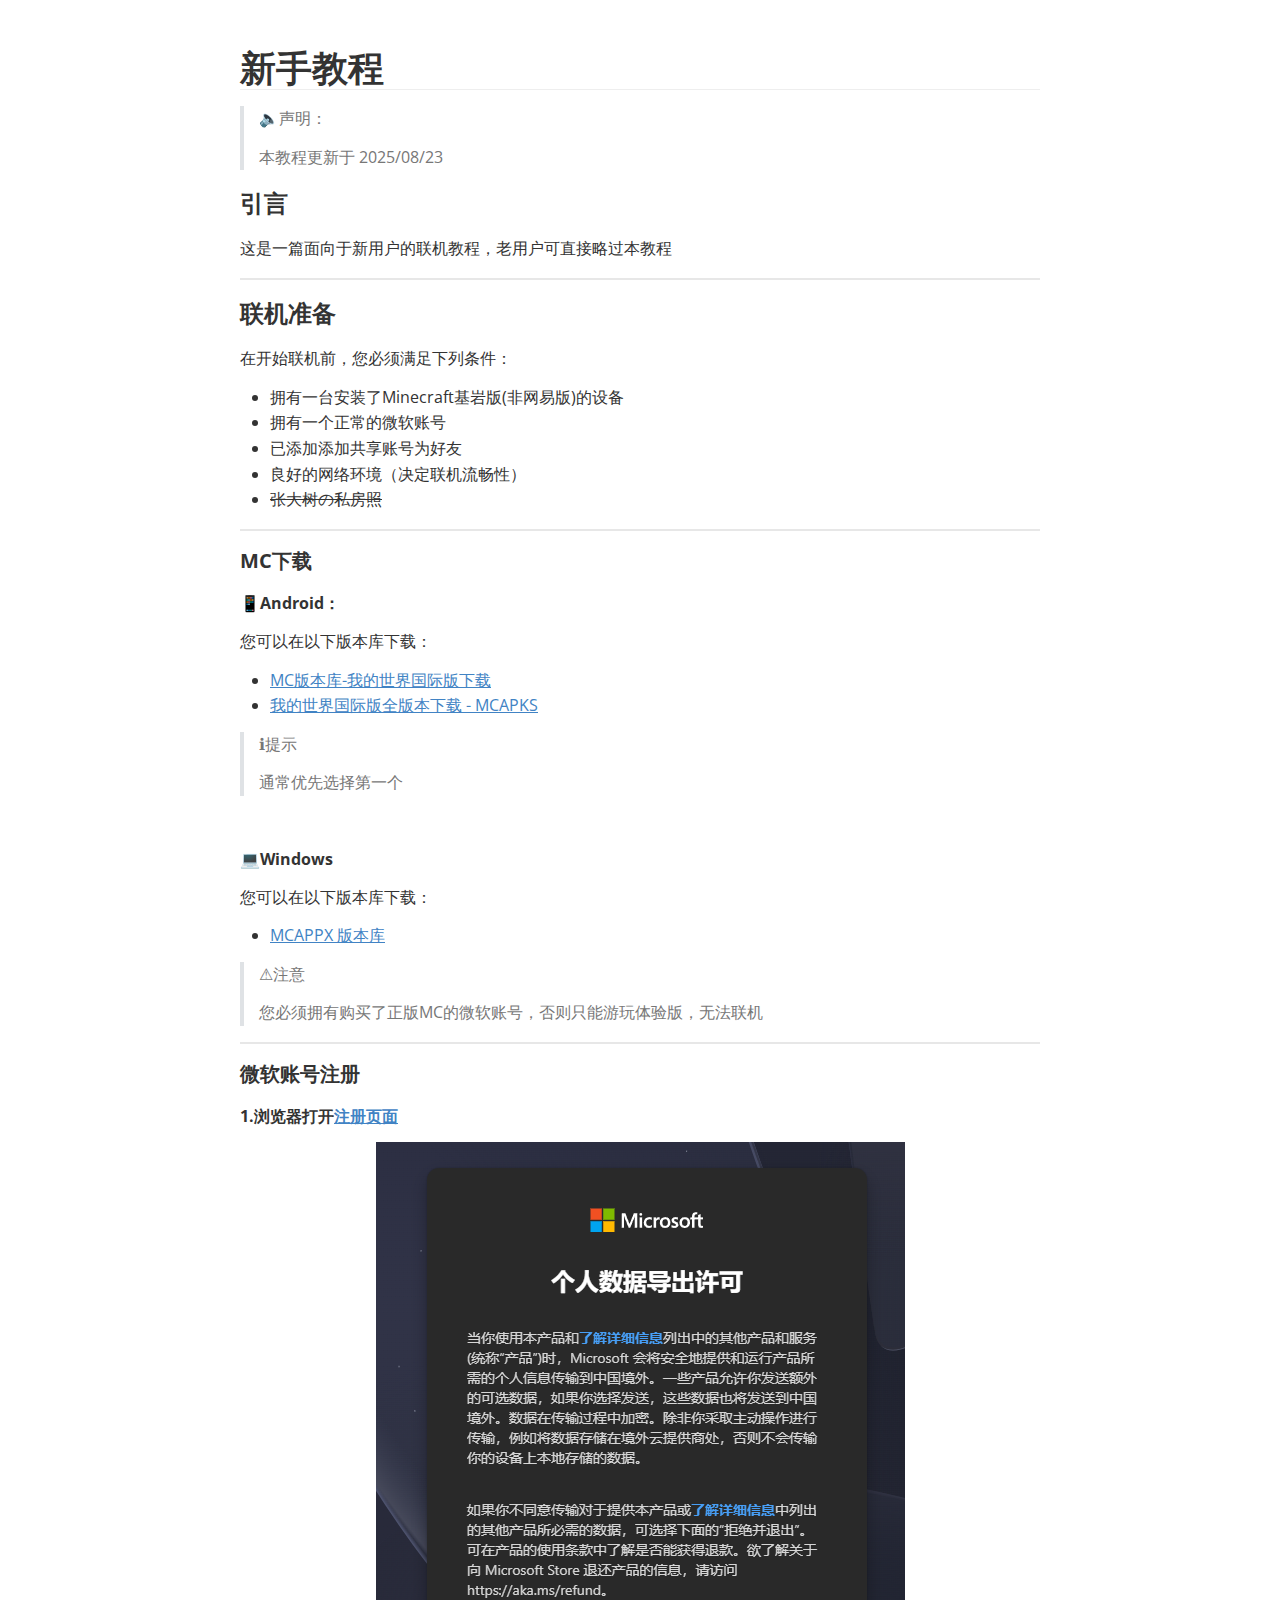
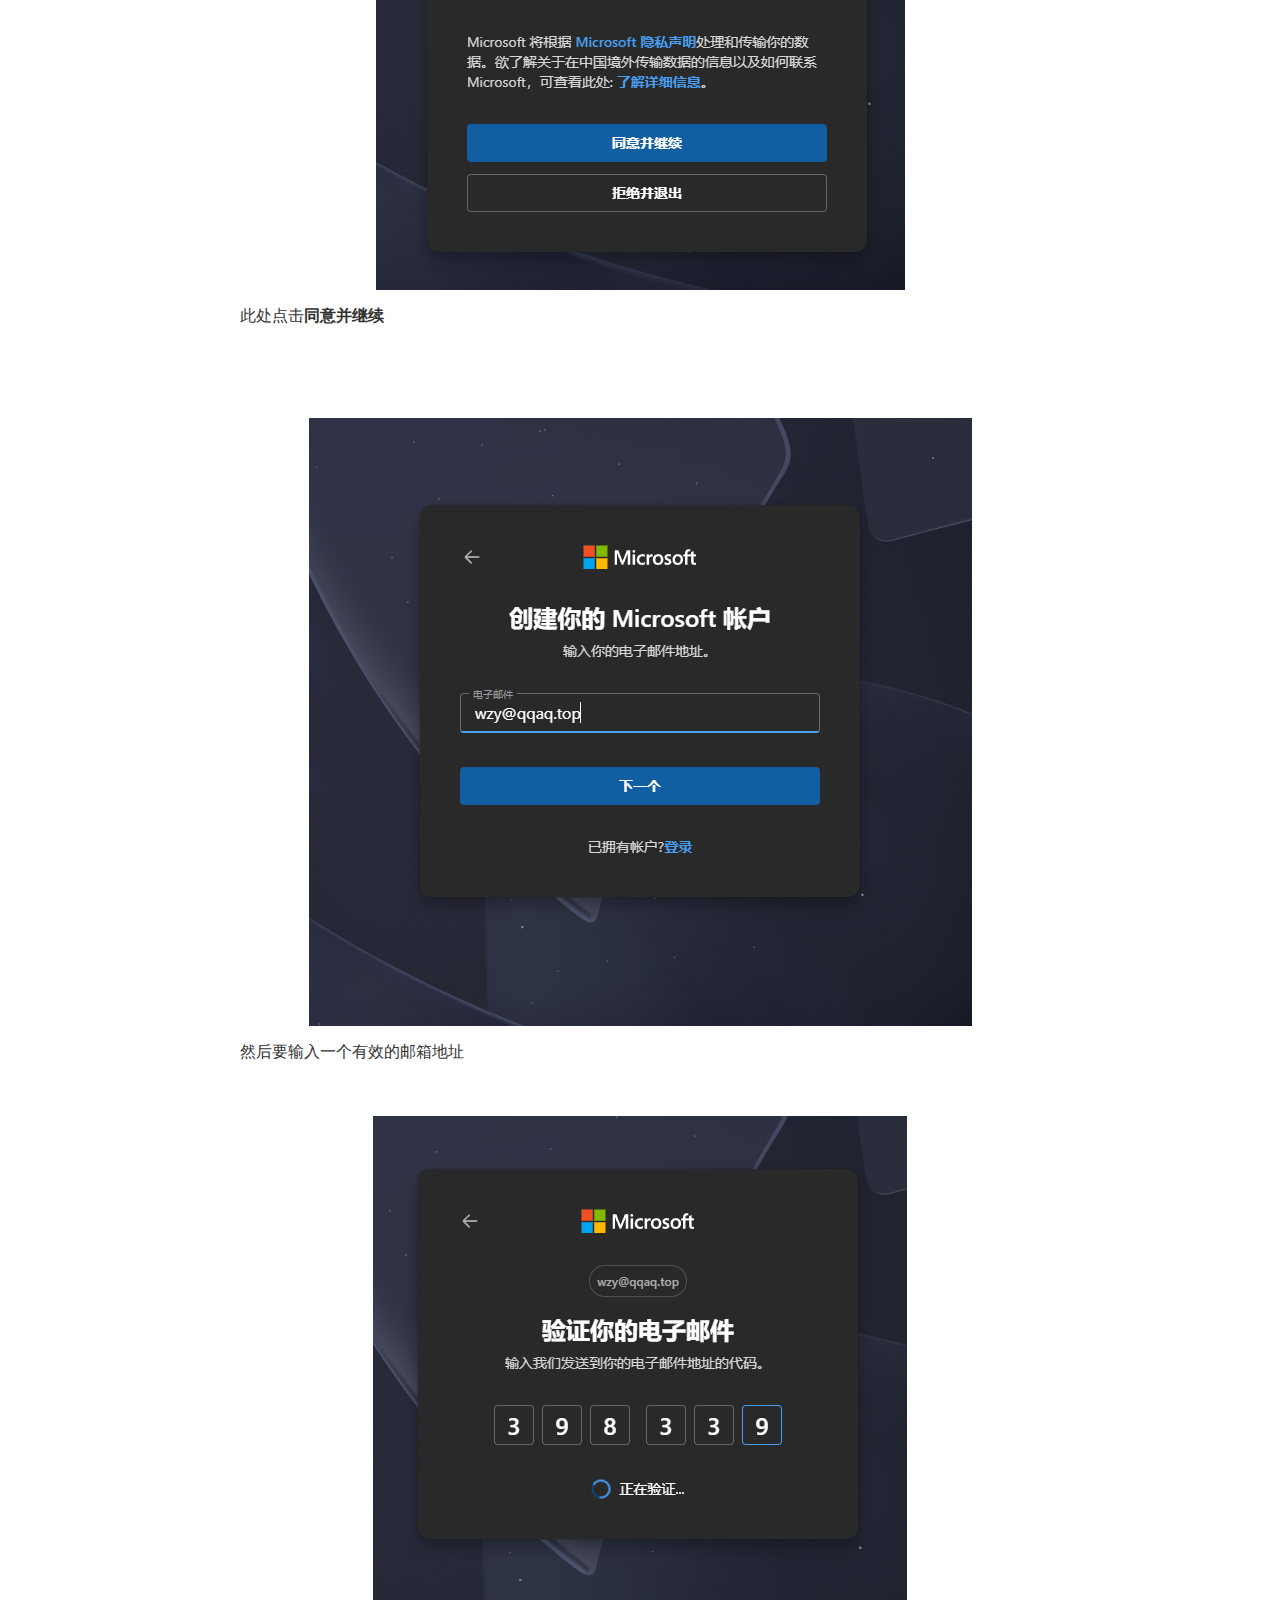
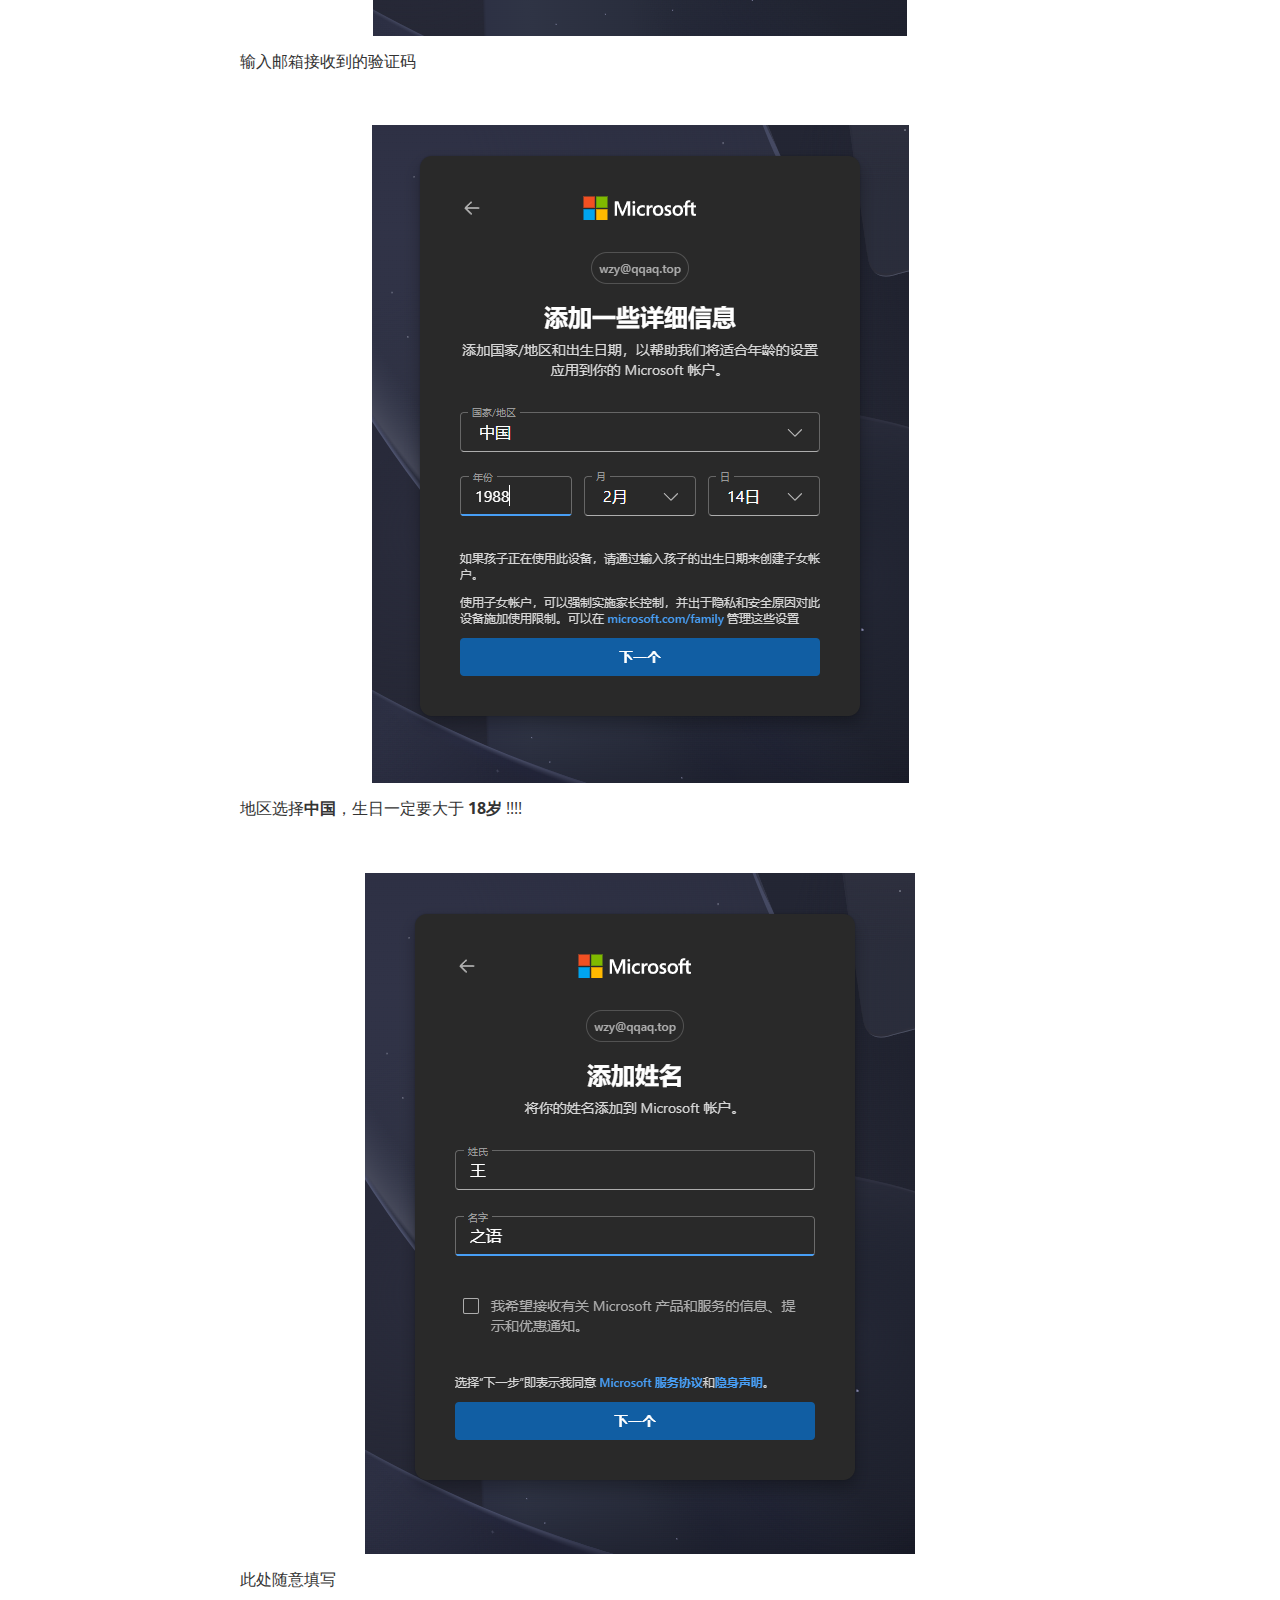
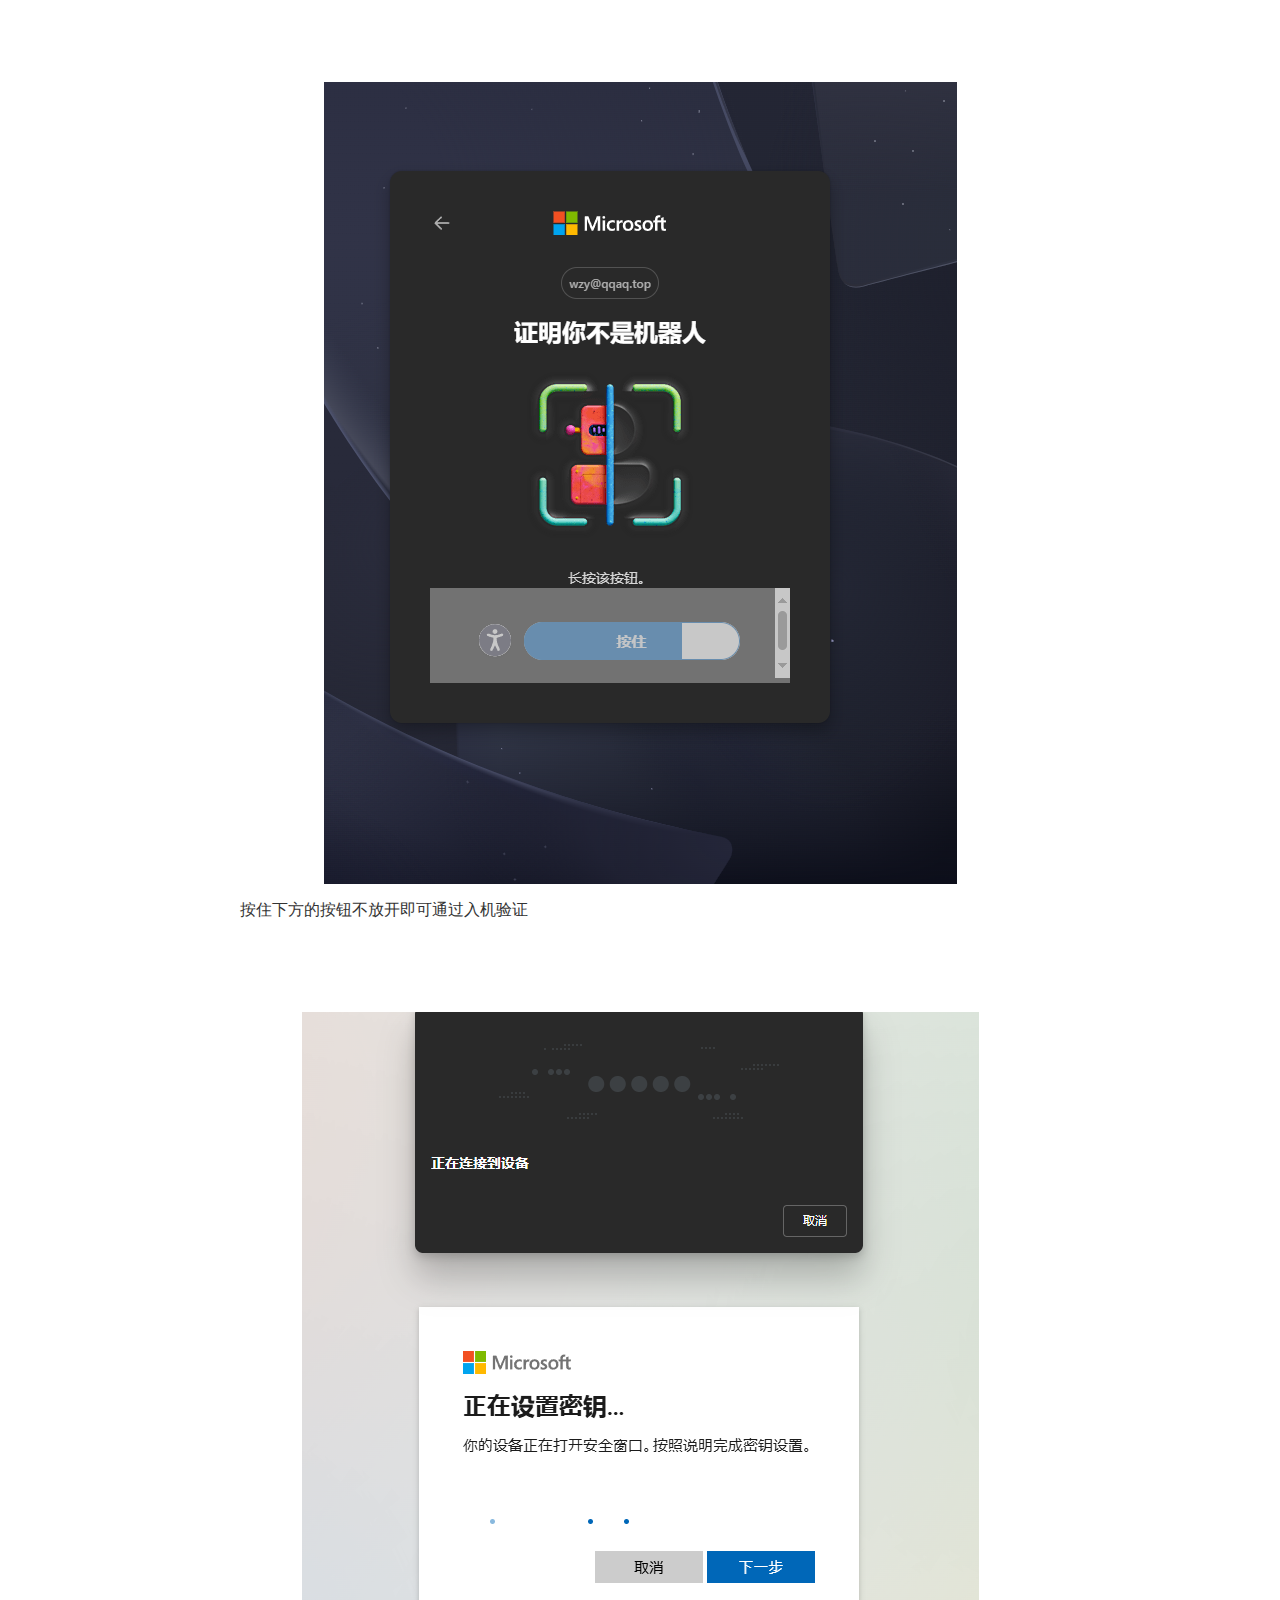
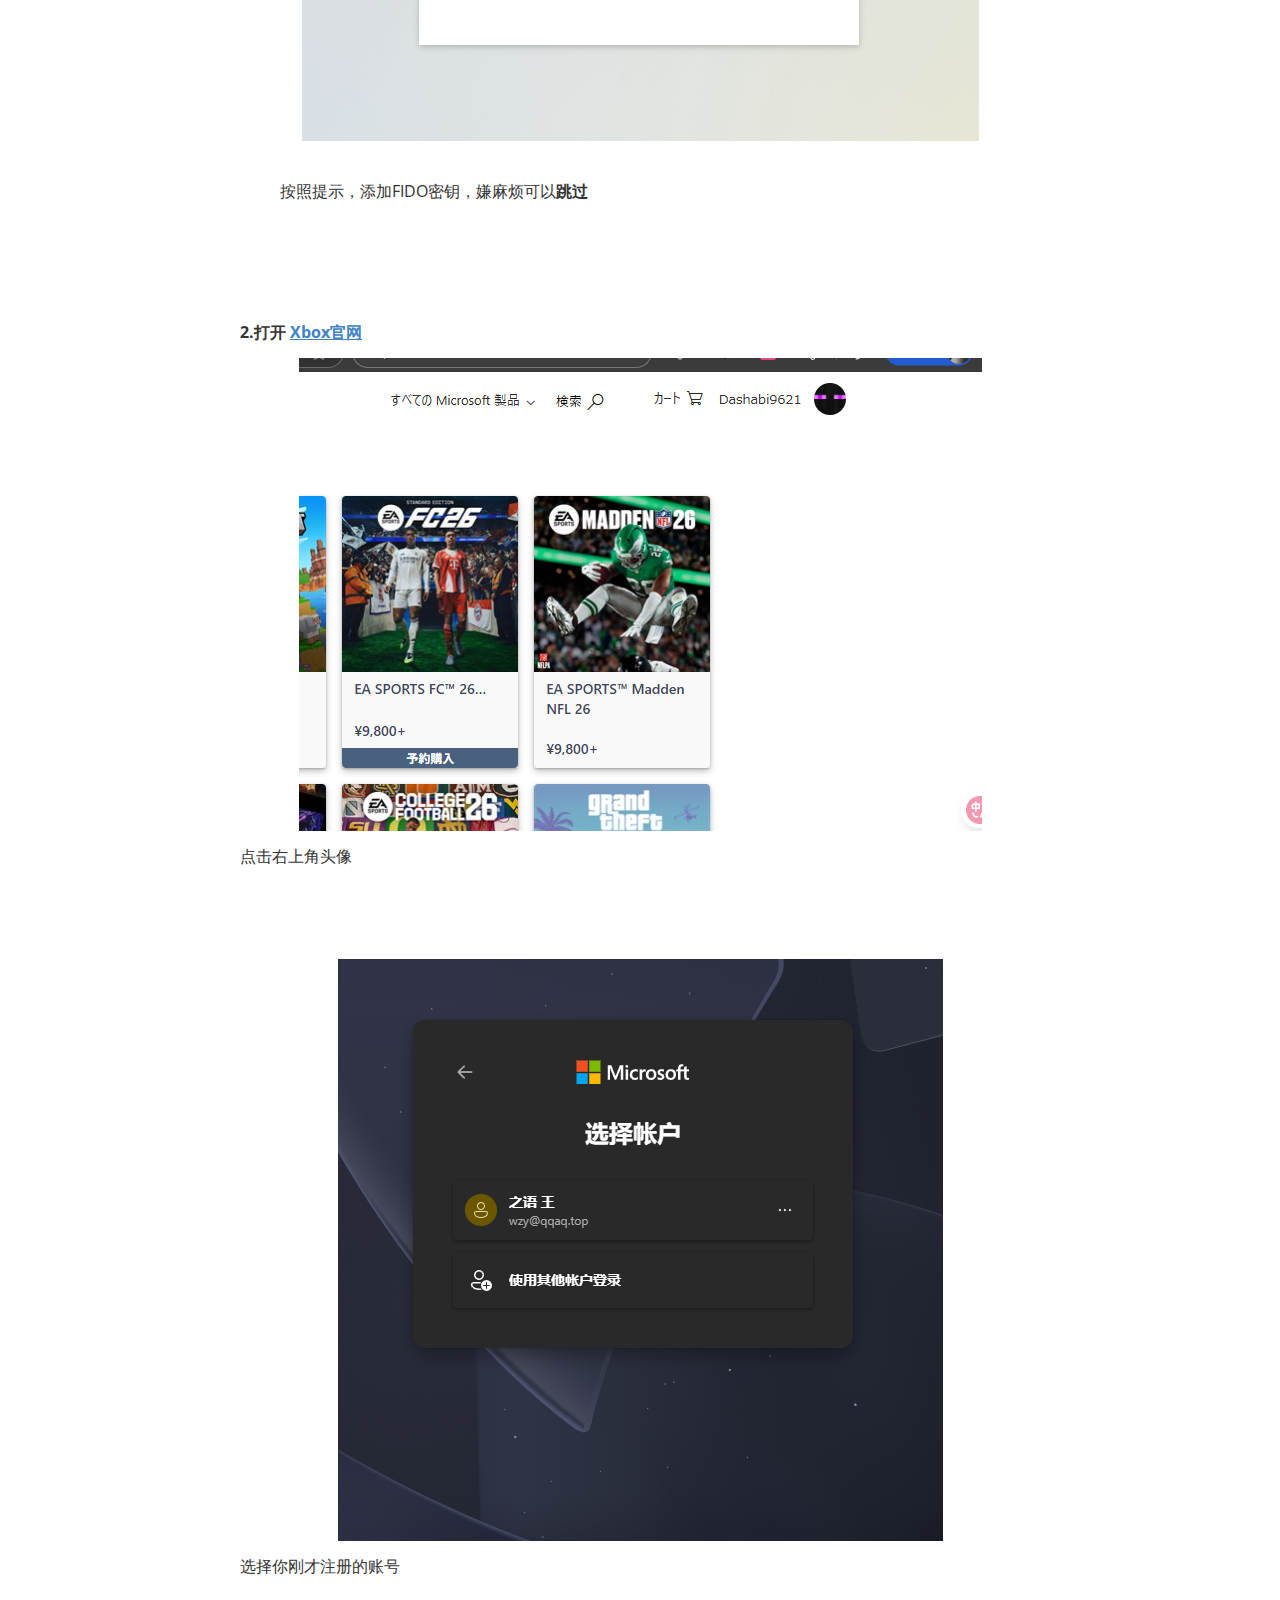
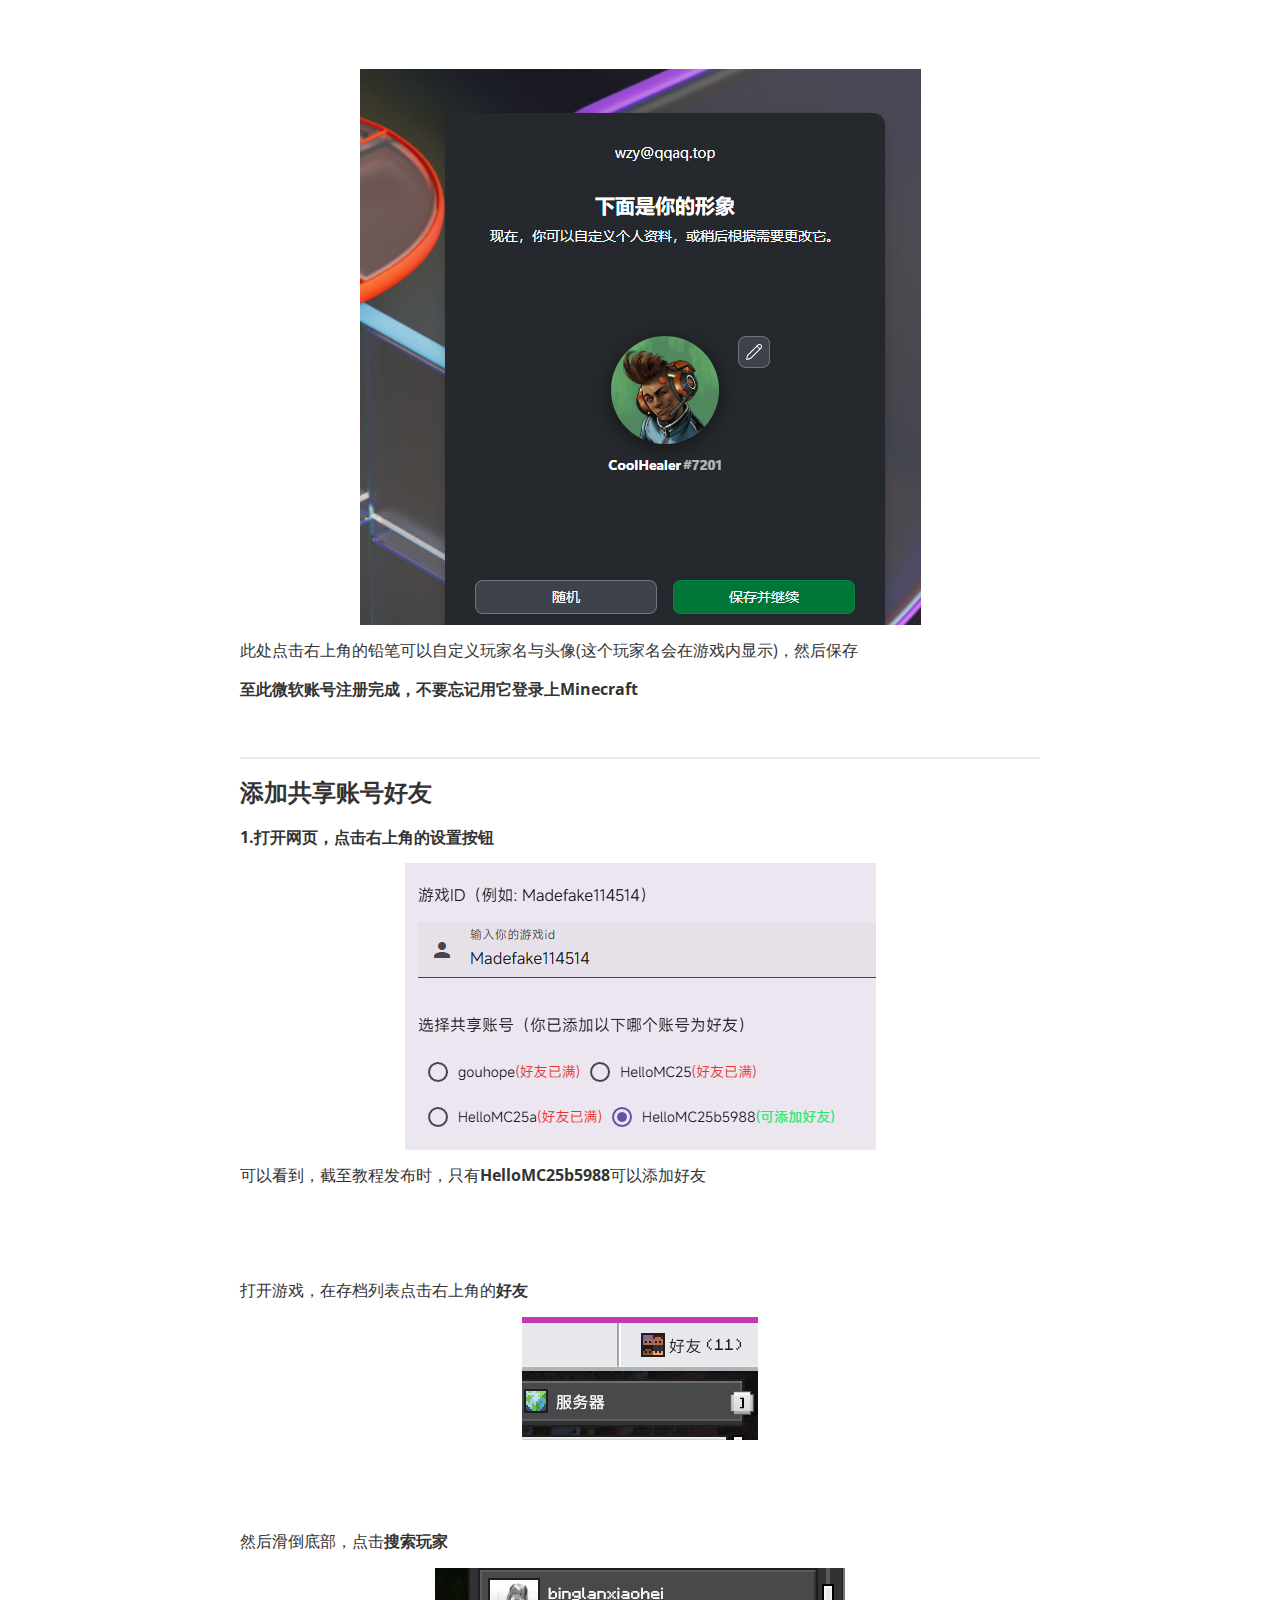
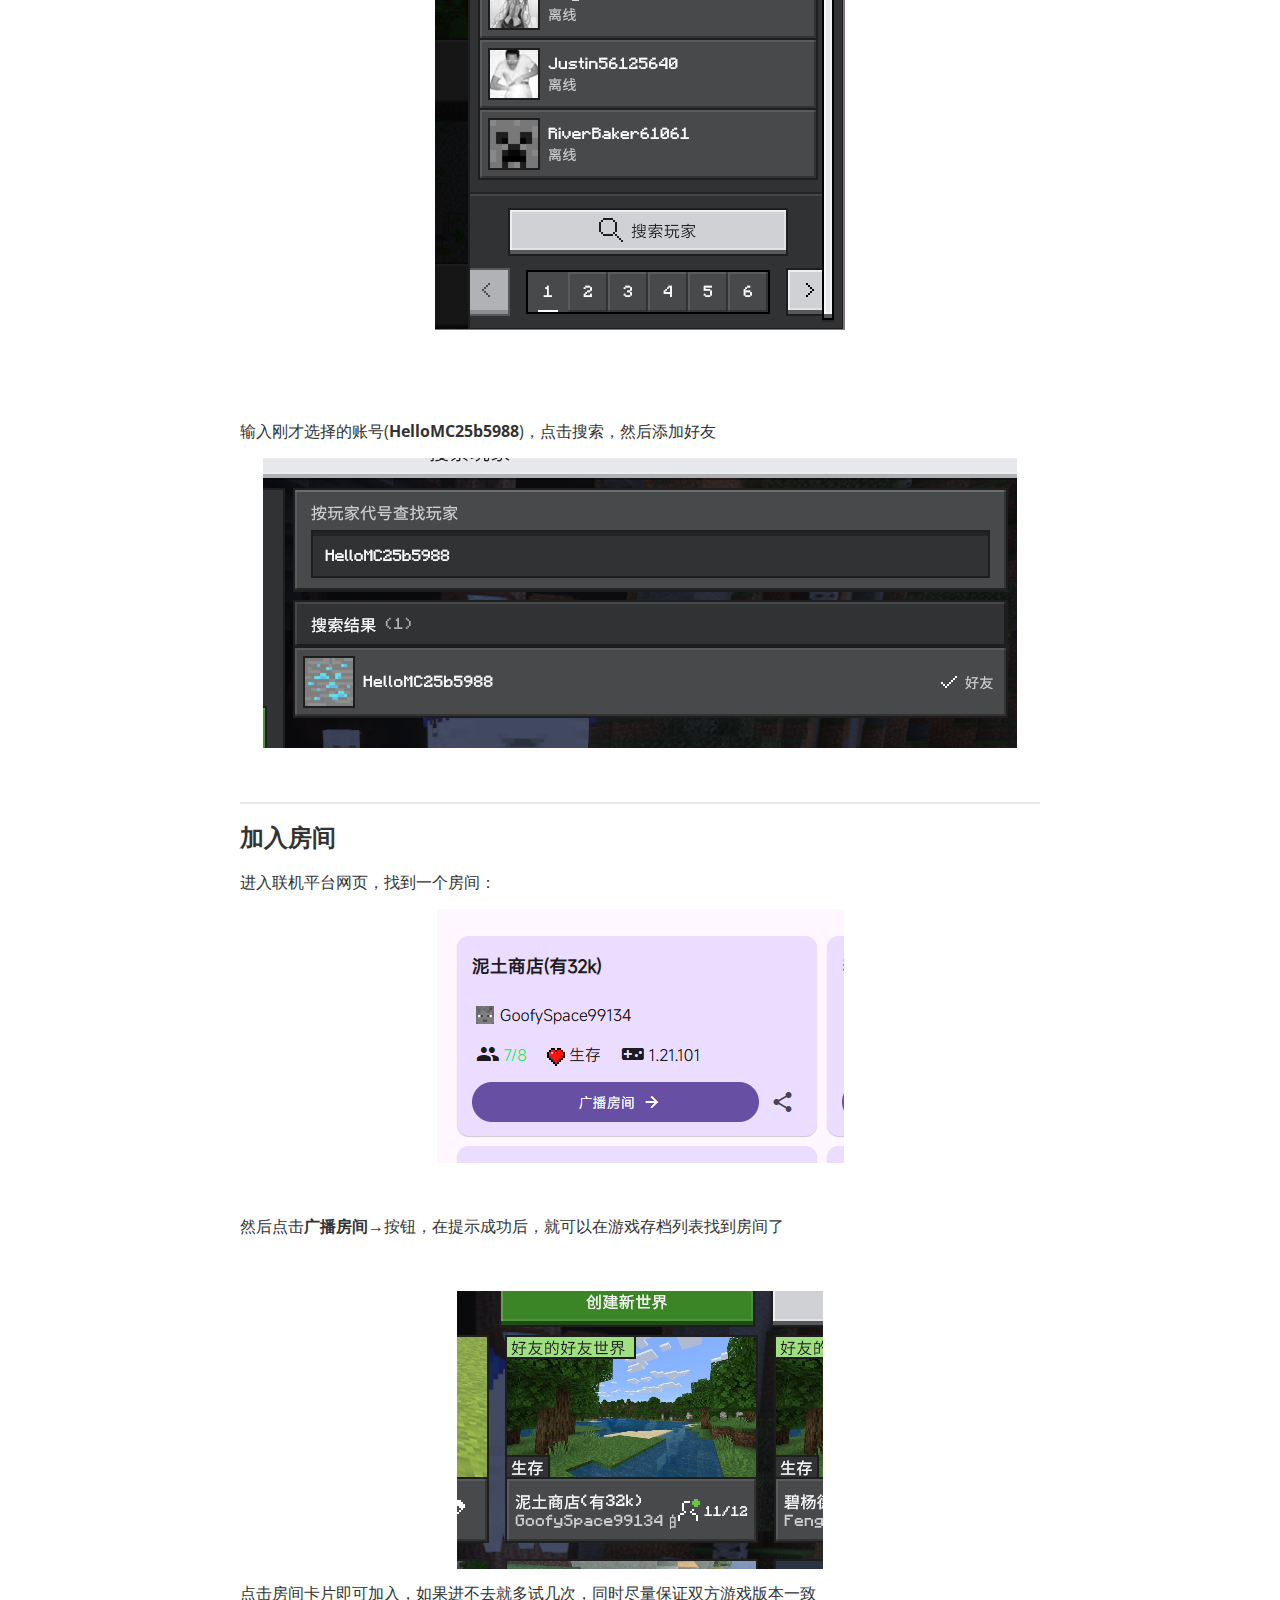
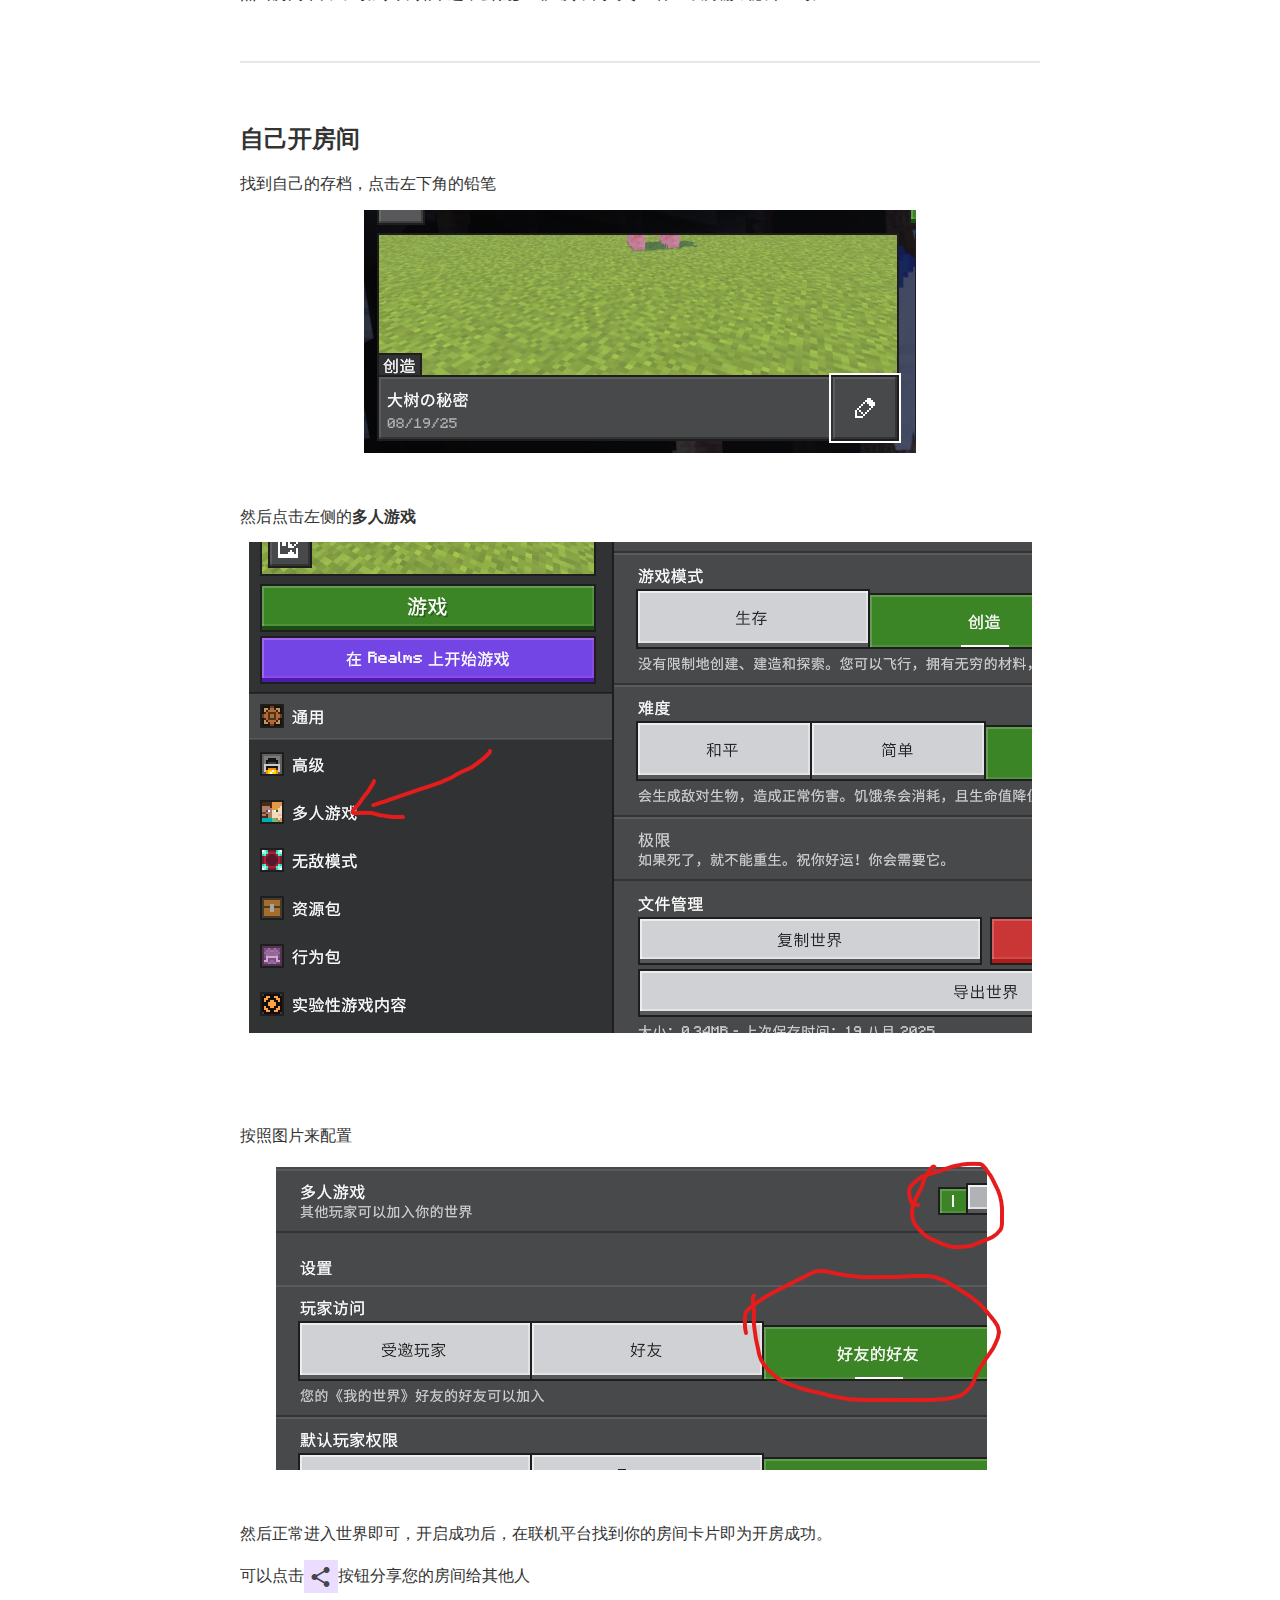
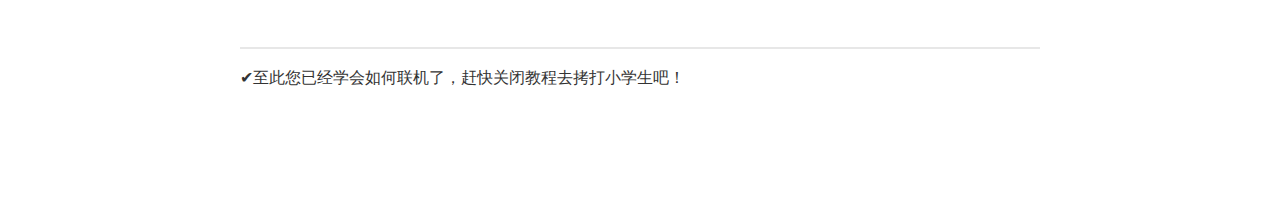
<file: newer_help.html>
<!doctype html>
<html>
<head>
<meta charset='UTF-8'><meta name='viewport' content='width=device-width initial-scale=1'>

<link href='https://fonts.loli.net/css?family=Open+Sans:400italic,700italic,700,400&subset=latin,latin-ext' rel='stylesheet' type='text/css' /><style type='text/css'>html {overflow-x: initial !important;}:root { --bg-color:#ffffff; --text-color:#333333; --select-text-bg-color:#B5D6FC; --select-text-font-color:auto; --monospace:"Lucida Console",Consolas,"Courier",monospace; --title-bar-height:20px; }
.mac-os-11 { --title-bar-height:28px; }
html { font-size: 14px; color: var(--text-color); font-family: "Helvetica Neue", Helvetica, Arial, sans-serif; -webkit-font-smoothing: antialiased; }
body { margin: 0px; padding: 0px; height: auto; inset: 0px; font-size: 1rem; line-height: 1.42857; overflow-x: hidden; background: inherit; tab-size: 4; }
iframe { margin: auto; }
a.url { word-break: break-all; }
a:active, a:hover { outline: 0px; }
.in-text-selection, ::selection { text-shadow: none; background: var(--select-text-bg-color); color: var(--select-text-font-color); }
#write { margin: 0px auto; height: auto; width: inherit; word-break: normal; overflow-wrap: break-word; position: relative; white-space: normal; overflow-x: visible; padding-top: 36px; }
#write.first-line-indent p { text-indent: 2em; }
#write.first-line-indent li p, #write.first-line-indent p * { text-indent: 0px; }
#write.first-line-indent li { margin-left: 2em; }
.for-image #write { padding-left: 8px; padding-right: 8px; }
body.typora-export { padding-left: 30px; padding-right: 30px; }
.typora-export .footnote-line, .typora-export li, .typora-export p { white-space: pre-wrap; }
.typora-export .task-list-item input { pointer-events: none; }
@media screen and (max-width: 500px) {
  body.typora-export { padding-left: 0px; padding-right: 0px; }
  #write { padding-left: 20px; padding-right: 20px; }
  .CodeMirror-sizer { margin-left: 0px !important; }
  .CodeMirror-gutters { display: none !important; }
}
#write li > figure:last-child { margin-bottom: 0.5rem; }
#write ol, #write ul { position: relative; }
img { max-width: 100%; vertical-align: middle; image-orientation: from-image; }
button, input, select, textarea { color: inherit; font: inherit; }
input[type="checkbox"], input[type="radio"] { line-height: normal; padding: 0px; }
*, ::after, ::before { box-sizing: border-box; }
#write h1, #write h2, #write h3, #write h4, #write h5, #write h6, #write p, #write pre { width: inherit; }
#write h1, #write h2, #write h3, #write h4, #write h5, #write h6, #write p { position: relative; }
p { line-height: inherit; }
h1, h2, h3, h4, h5, h6 { break-after: avoid-page; break-inside: avoid; orphans: 4; }
p { orphans: 4; }
h1 { font-size: 2rem; }
h2 { font-size: 1.8rem; }
h3 { font-size: 1.6rem; }
h4 { font-size: 1.4rem; }
h5 { font-size: 1.2rem; }
h6 { font-size: 1rem; }
.md-math-block, .md-rawblock, h1, h2, h3, h4, h5, h6, p { margin-top: 1rem; margin-bottom: 1rem; }
.hidden { display: none; }
.md-blockmeta { color: rgb(204, 204, 204); font-weight: 700; font-style: italic; }
a { cursor: pointer; }
sup.md-footnote { padding: 2px 4px; background-color: rgba(238, 238, 238, 0.7); color: rgb(85, 85, 85); border-radius: 4px; cursor: pointer; }
sup.md-footnote a, sup.md-footnote a:hover { color: inherit; text-transform: inherit; text-decoration: inherit; }
#write input[type="checkbox"] { cursor: pointer; width: inherit; height: inherit; }
figure { overflow-x: auto; margin: 1.2em 0px; max-width: calc(100% + 16px); padding: 0px; }
figure > table { margin: 0px; }
tr { break-inside: avoid; break-after: auto; }
thead { display: table-header-group; }
table { border-collapse: collapse; border-spacing: 0px; width: 100%; overflow: auto; break-inside: auto; text-align: left; }
table.md-table td { min-width: 32px; }
.CodeMirror-gutters { border-right: 0px; background-color: inherit; }
.CodeMirror-linenumber { user-select: none; }
.CodeMirror { text-align: left; }
.CodeMirror-placeholder { opacity: 0.3; }
.CodeMirror pre { padding: 0px 4px; }
.CodeMirror-lines { padding: 0px; }
div.hr:focus { cursor: none; }
#write pre { white-space: pre-wrap; }
#write.fences-no-line-wrapping pre { white-space: pre; }
#write pre.ty-contain-cm { white-space: normal; }
.CodeMirror-gutters { margin-right: 4px; }
.md-fences { font-size: 0.9rem; display: block; break-inside: avoid; text-align: left; overflow: visible; white-space: pre; background: inherit; position: relative !important; }
.md-fences-adv-panel { width: 100%; margin-top: 10px; text-align: center; padding-top: 0px; padding-bottom: 8px; overflow-x: auto; }
#write .md-fences.mock-cm { white-space: pre-wrap; }
.md-fences.md-fences-with-lineno { padding-left: 0px; }
#write.fences-no-line-wrapping .md-fences.mock-cm { white-space: pre; overflow-x: auto; }
.md-fences.mock-cm.md-fences-with-lineno { padding-left: 8px; }
.CodeMirror-line, twitterwidget { break-inside: avoid; }
.footnotes { opacity: 0.8; font-size: 0.9rem; margin-top: 1em; margin-bottom: 1em; }
.footnotes + .footnotes { margin-top: 0px; }
.md-reset { margin: 0px; padding: 0px; border: 0px; outline: 0px; vertical-align: top; background: 0px 0px; text-decoration: none; text-shadow: none; float: none; position: static; width: auto; height: auto; white-space: nowrap; cursor: inherit; -webkit-tap-highlight-color: transparent; line-height: normal; font-weight: 400; text-align: left; box-sizing: content-box; direction: ltr; }
li div { padding-top: 0px; }
blockquote { margin: 1rem 0px; }
li .mathjax-block, li p { margin: 0.5rem 0px; }
li blockquote { margin: 1rem 0px; }
li { margin: 0px; position: relative; }
blockquote > :last-child { margin-bottom: 0px; }
blockquote > :first-child, li > :first-child { margin-top: 0px; }
.footnotes-area { color: rgb(136, 136, 136); margin-top: 0.714rem; padding-bottom: 0.143rem; white-space: normal; }
#write .footnote-line { white-space: pre-wrap; }
@media print {
  body, html { border: 1px solid transparent; height: 99%; break-after: avoid; break-before: avoid; font-variant-ligatures: no-common-ligatures; }
  #write { margin-top: 0px; padding-top: 0px; border-color: transparent !important; }
  .typora-export * { -webkit-print-color-adjust: exact; }
  .typora-export #write { break-after: avoid; }
  .typora-export #write::after { height: 0px; }
  .is-mac table { break-inside: avoid; }
  .typora-export-show-outline .typora-export-sidebar { display: none; }
}
.footnote-line { margin-top: 0.714em; font-size: 0.7em; }
a img, img a { cursor: pointer; }
pre.md-meta-block { font-size: 0.8rem; min-height: 0.8rem; white-space: pre-wrap; background: rgb(204, 204, 204); display: block; overflow-x: hidden; }
p > .md-image:only-child:not(.md-img-error) img, p > img:only-child { display: block; margin: auto; }
#write.first-line-indent p > .md-image:only-child:not(.md-img-error) img { left: -2em; position: relative; }
p > .md-image:only-child { display: inline-block; width: 100%; }
#write .MathJax_Display { margin: 0.8em 0px 0px; }
.md-math-block { width: 100%; }
.md-math-block:not(:empty)::after { display: none; }
.MathJax_ref { fill: currentcolor; }
[contenteditable="true"]:active, [contenteditable="true"]:focus, [contenteditable="false"]:active, [contenteditable="false"]:focus { outline: 0px; box-shadow: none; }
.md-task-list-item { position: relative; list-style-type: none; }
.task-list-item.md-task-list-item { padding-left: 0px; }
.md-task-list-item > input { position: absolute; top: 0px; left: 0px; margin-left: -1.2em; margin-top: calc(1em - 10px); border: none; }
.math { font-size: 1rem; }
.md-toc { min-height: 3.58rem; position: relative; font-size: 0.9rem; border-radius: 10px; }
.md-toc-content { position: relative; margin-left: 0px; }
.md-toc-content::after, .md-toc::after { display: none; }
.md-toc-item { display: block; color: rgb(65, 131, 196); }
.md-toc-item a { text-decoration: none; }
.md-toc-inner:hover { text-decoration: underline; }
.md-toc-inner { display: inline-block; cursor: pointer; }
.md-toc-h1 .md-toc-inner { margin-left: 0px; font-weight: 700; }
.md-toc-h2 .md-toc-inner { margin-left: 2em; }
.md-toc-h3 .md-toc-inner { margin-left: 4em; }
.md-toc-h4 .md-toc-inner { margin-left: 6em; }
.md-toc-h5 .md-toc-inner { margin-left: 8em; }
.md-toc-h6 .md-toc-inner { margin-left: 10em; }
@media screen and (max-width: 48em) {
  .md-toc-h3 .md-toc-inner { margin-left: 3.5em; }
  .md-toc-h4 .md-toc-inner { margin-left: 5em; }
  .md-toc-h5 .md-toc-inner { margin-left: 6.5em; }
  .md-toc-h6 .md-toc-inner { margin-left: 8em; }
}
a.md-toc-inner { font-size: inherit; font-style: inherit; font-weight: inherit; line-height: inherit; }
.footnote-line a:not(.reversefootnote) { color: inherit; }
.md-attr { display: none; }
.md-fn-count::after { content: "."; }
code, pre, samp, tt { font-family: var(--monospace); }
kbd { margin: 0px 0.1em; padding: 0.1em 0.6em; font-size: 0.8em; color: rgb(36, 39, 41); background: rgb(255, 255, 255); border: 1px solid rgb(173, 179, 185); border-radius: 3px; box-shadow: rgba(12, 13, 14, 0.2) 0px 1px 0px, rgb(255, 255, 255) 0px 0px 0px 2px inset; white-space: nowrap; vertical-align: middle; }
.md-comment { color: rgb(162, 127, 3); opacity: 0.6; font-family: var(--monospace); }
code { text-align: left; vertical-align: initial; }
a.md-print-anchor { white-space: pre !important; border-width: initial !important; border-style: none !important; border-color: initial !important; display: inline-block !important; position: absolute !important; width: 1px !important; right: 0px !important; outline: 0px !important; background: 0px 0px !important; text-decoration: initial !important; text-shadow: initial !important; }
.os-windows.monocolor-emoji .md-emoji { font-family: "Segoe UI Symbol", sans-serif; }
.md-diagram-panel > svg { max-width: 100%; }
[lang="flow"] svg, [lang="mermaid"] svg { max-width: 100%; height: auto; }
[lang="mermaid"] .node text { font-size: 1rem; }
table tr th { border-bottom: 0px; }
video { max-width: 100%; display: block; margin: 0px auto; }
iframe { max-width: 100%; width: 100%; border: none; }
.highlight td, .highlight tr { border: 0px; }
mark { background: rgb(255, 255, 0); color: rgb(0, 0, 0); }
.md-html-inline .md-plain, .md-html-inline strong, mark .md-inline-math, mark strong { color: inherit; }
.md-expand mark .md-meta { opacity: 0.3 !important; }
mark .md-meta { color: rgb(0, 0, 0); }
@media print {
  .typora-export h1, .typora-export h2, .typora-export h3, .typora-export h4, .typora-export h5, .typora-export h6 { break-inside: avoid; }
}
.md-diagram-panel .messageText { stroke: none !important; }
.md-diagram-panel .start-state { fill: var(--node-fill); }
.md-diagram-panel .edgeLabel rect { opacity: 1 !important; }
.md-fences.md-fences-math { font-size: 1em; }
.md-fences-advanced:not(.md-focus) { padding: 0px; white-space: nowrap; border: 0px; }
.md-fences-advanced:not(.md-focus) { background: inherit; }
.typora-export-show-outline .typora-export-content { max-width: 1440px; margin: auto; display: flex; flex-direction: row; }
.typora-export-sidebar { width: 300px; font-size: 0.8rem; margin-top: 80px; margin-right: 18px; }
.typora-export-show-outline #write { --webkit-flex:2; flex: 2 1 0%; }
.typora-export-sidebar .outline-content { position: fixed; top: 0px; max-height: 100%; overflow: hidden auto; padding-bottom: 30px; padding-top: 60px; width: 300px; }
@media screen and (max-width: 1024px) {
  .typora-export-sidebar, .typora-export-sidebar .outline-content { width: 240px; }
}
@media screen and (max-width: 800px) {
  .typora-export-sidebar { display: none; }
}
.outline-content li, .outline-content ul { margin-left: 0px; margin-right: 0px; padding-left: 0px; padding-right: 0px; list-style: none; }
.outline-content ul { margin-top: 0px; margin-bottom: 0px; }
.outline-content strong { font-weight: 400; }
.outline-expander { width: 1rem; height: 1.42857rem; position: relative; display: table-cell; vertical-align: middle; cursor: pointer; padding-left: 4px; }
.outline-expander::before { content: ""; position: relative; font-family: Ionicons; display: inline-block; font-size: 8px; vertical-align: middle; }
.outline-item { padding-top: 3px; padding-bottom: 3px; cursor: pointer; }
.outline-expander:hover::before { content: ""; }
.outline-h1 > .outline-item { padding-left: 0px; }
.outline-h2 > .outline-item { padding-left: 1em; }
.outline-h3 > .outline-item { padding-left: 2em; }
.outline-h4 > .outline-item { padding-left: 3em; }
.outline-h5 > .outline-item { padding-left: 4em; }
.outline-h6 > .outline-item { padding-left: 5em; }
.outline-label { cursor: pointer; display: table-cell; vertical-align: middle; text-decoration: none; color: inherit; }
.outline-label:hover { text-decoration: underline; }
.outline-item:hover { border-color: rgb(245, 245, 245); background-color: var(--item-hover-bg-color); }
.outline-item:hover { margin-left: -28px; margin-right: -28px; border-left: 28px solid transparent; border-right: 28px solid transparent; }
.outline-item-single .outline-expander::before, .outline-item-single .outline-expander:hover::before { display: none; }
.outline-item-open > .outline-item > .outline-expander::before { content: ""; }
.outline-children { display: none; }
.info-panel-tab-wrapper { display: none; }
.outline-item-open > .outline-children { display: block; }
.typora-export .outline-item { padding-top: 1px; padding-bottom: 1px; }
.typora-export .outline-item:hover { margin-right: -8px; border-right: 8px solid transparent; }
.typora-export .outline-expander::before { content: "+"; font-family: inherit; top: -1px; }
.typora-export .outline-expander:hover::before, .typora-export .outline-item-open > .outline-item > .outline-expander::before { content: "−"; }
.typora-export-collapse-outline .outline-children { display: none; }
.typora-export-collapse-outline .outline-item-open > .outline-children, .typora-export-no-collapse-outline .outline-children { display: block; }
.typora-export-no-collapse-outline .outline-expander::before { content: "" !important; }
.typora-export-show-outline .outline-item-active > .outline-item .outline-label { font-weight: 700; }
.md-inline-math-container mjx-container { zoom: 0.95; }


:root {
    --side-bar-bg-color: #fafafa;
    --control-text-color: #777;
}

@include-when-export url(https://fonts.loli.net/css?family=Open+Sans:400italic,700italic,700,400&subset=latin,latin-ext);

/* open-sans-regular - latin-ext_latin */
  /* open-sans-italic - latin-ext_latin */
    /* open-sans-700 - latin-ext_latin */
    /* open-sans-700italic - latin-ext_latin */
  html {
    font-size: 16px;
    -webkit-font-smoothing: antialiased;
}

body {
    font-family: "Open Sans","Clear Sans", "Helvetica Neue", Helvetica, Arial, 'Segoe UI Emoji', sans-serif;
    color: rgb(51, 51, 51);
    line-height: 1.6;
}

#write {
    max-width: 860px;
  	margin: 0 auto;
  	padding: 30px;
    padding-bottom: 100px;
}

@media only screen and (min-width: 1400px) {
	#write {
		max-width: 1024px;
	}
}

@media only screen and (min-width: 1800px) {
	#write {
		max-width: 1200px;
	}
}

#write > ul:first-child,
#write > ol:first-child{
    margin-top: 30px;
}

a {
    color: #4183C4;
}
h1,
h2,
h3,
h4,
h5,
h6 {
    position: relative;
    margin-top: 1rem;
    margin-bottom: 1rem;
    font-weight: bold;
    line-height: 1.4;
    cursor: text;
}
h1:hover a.anchor,
h2:hover a.anchor,
h3:hover a.anchor,
h4:hover a.anchor,
h5:hover a.anchor,
h6:hover a.anchor {
    text-decoration: none;
}
h1 tt,
h1 code {
    font-size: inherit;
}
h2 tt,
h2 code {
    font-size: inherit;
}
h3 tt,
h3 code {
    font-size: inherit;
}
h4 tt,
h4 code {
    font-size: inherit;
}
h5 tt,
h5 code {
    font-size: inherit;
}
h6 tt,
h6 code {
    font-size: inherit;
}
h1 {
    font-size: 2.25em;
    line-height: 1.2;
    border-bottom: 1px solid #eee;
}
h2 {
    font-size: 1.75em;
    line-height: 1.225;
    border-bottom: 1px solid #eee;
}

/*@media print {
    .typora-export h1,
    .typora-export h2 {
        border-bottom: none;
        padding-bottom: initial;
    }

    .typora-export h1::after,
    .typora-export h2::after {
        content: "";
        display: block;
        height: 100px;
        margin-top: -96px;
        border-top: 1px solid #eee;
    }
}*/

h3 {
    font-size: 1.5em;
    line-height: 1.43;
}
h4 {
    font-size: 1.25em;
}
h5 {
    font-size: 1em;
}
h6 {
   font-size: 1em;
    color: #777;
}
p,
blockquote,
ul,
ol,
dl,
table{
    margin: 0.8em 0;
}
li>ol,
li>ul {
    margin: 0 0;
}
hr {
    height: 2px;
    padding: 0;
    margin: 16px 0;
    background-color: #e7e7e7;
    border: 0 none;
    overflow: hidden;
    box-sizing: content-box;
}

li p.first {
    display: inline-block;
}
ul,
ol {
    padding-left: 30px;
}
ul:first-child,
ol:first-child {
    margin-top: 0;
}
ul:last-child,
ol:last-child {
    margin-bottom: 0;
}
blockquote {
    border-left: 4px solid #dfe2e5;
    padding: 0 15px;
    color: #777777;
}
blockquote blockquote {
    padding-right: 0;
}
table {
    padding: 0;
    word-break: initial;
}
table tr {
    border: 1px solid #dfe2e5;
    margin: 0;
    padding: 0;
}
table tr:nth-child(2n),
thead {
    background-color: #f8f8f8;
}
table th {
    font-weight: bold;
    border: 1px solid #dfe2e5;
    border-bottom: 0;
    margin: 0;
    padding: 6px 13px;
}
table td {
    border: 1px solid #dfe2e5;
    margin: 0;
    padding: 6px 13px;
}
table th:first-child,
table td:first-child {
    margin-top: 0;
}
table th:last-child,
table td:last-child {
    margin-bottom: 0;
}

.CodeMirror-lines {
    padding-left: 4px;
}

.code-tooltip {
    box-shadow: 0 1px 1px 0 rgba(0,28,36,.3);
    border-top: 1px solid #eef2f2;
}

.md-fences,
code,
tt {
    border: 1px solid #e7eaed;
    background-color: #f8f8f8;
    border-radius: 3px;
    padding: 0;
    padding: 2px 4px 0px 4px;
    font-size: 0.9em;
}

code {
    background-color: #f3f4f4;
    padding: 0 2px 0 2px;
}

.md-fences {
    margin-bottom: 15px;
    margin-top: 15px;
    padding-top: 8px;
    padding-bottom: 6px;
}


.md-task-list-item > input {
  margin-left: -1.3em;
}

@media print {
    html {
        font-size: 13px;
    }
    table,
    pre {
        page-break-inside: avoid;
    }
    pre {
        word-wrap: break-word;
    }
}

.md-fences {
	background-color: #f8f8f8;
}
#write pre.md-meta-block {
	padding: 1rem;
    font-size: 85%;
    line-height: 1.45;
    background-color: #f7f7f7;
    border: 0;
    border-radius: 3px;
    color: #777777;
    margin-top: 0 !important;
}

.mathjax-block>.code-tooltip {
	bottom: .375rem;
}

.md-mathjax-midline {
    background: #fafafa;
}

#write>h3.md-focus:before{
	left: -1.5625rem;
	top: .375rem;
}
#write>h4.md-focus:before{
	left: -1.5625rem;
	top: .285714286rem;
}
#write>h5.md-focus:before{
	left: -1.5625rem;
	top: .285714286rem;
}
#write>h6.md-focus:before{
	left: -1.5625rem;
	top: .285714286rem;
}
.md-image>.md-meta {
    /*border: 1px solid #ddd;*/
    border-radius: 3px;
    padding: 2px 0px 0px 4px;
    font-size: 0.9em;
    color: inherit;
}

.md-tag {
    color: #a7a7a7;
    opacity: 1;
}

.md-toc { 
    margin-top:20px;
    padding-bottom:20px;
}

.sidebar-tabs {
    border-bottom: none;
}

#typora-quick-open {
    border: 1px solid #ddd;
    background-color: #f8f8f8;
}

#typora-quick-open-item {
    background-color: #FAFAFA;
    border-color: #FEFEFE #e5e5e5 #e5e5e5 #eee;
    border-style: solid;
    border-width: 1px;
}

/** focus mode */
.on-focus-mode blockquote {
    border-left-color: rgba(85, 85, 85, 0.12);
}

header, .context-menu, .megamenu-content, footer{
    font-family: "Segoe UI", "Arial", sans-serif;
}

.file-node-content:hover .file-node-icon,
.file-node-content:hover .file-node-open-state{
    visibility: visible;
}

.mac-seamless-mode #typora-sidebar {
    background-color: #fafafa;
    background-color: var(--side-bar-bg-color);
}

.md-lang {
    color: #b4654d;
}

/*.html-for-mac {
    --item-hover-bg-color: #E6F0FE;
}*/

#md-notification .btn {
    border: 0;
}

.dropdown-menu .divider {
    border-color: #e5e5e5;
    opacity: 0.4;
}

.ty-preferences .window-content {
    background-color: #fafafa;
}

.ty-preferences .nav-group-item.active {
    color: white;
    background: #999;
}

.menu-item-container a.menu-style-btn {
    background-color: #f5f8fa;
    background-image: linear-gradient( 180deg , hsla(0, 0%, 100%, 0.8), hsla(0, 0%, 100%, 0)); 
}



</style><title># 新手教程</title>
</head>
 <body class="typora-export os-windows">
    <div class="typora-export-content">
      <div id="write" class="">
        <h1 id="新手教程"><span>新手教程</span></h1>
        <blockquote>
          <p><span>🔈声明：</span></p>
          <p><span>本教程更新于 2025/08/23 </span></p>
        </blockquote>
        <h3 id="引言"><span>引言</span></h3>
        <p><span>这是一篇面向于新用户的联机教程，老用户可直接略过本教程</span></p>
        <hr />
        <h3 id="联机准备"><span>联机准备</span></h3>
        <p><span>在开始联机前，您必须满足下列条件：</span></p>
        <ul>
          <li><span>拥有一台安装了Minecraft基岩版(非网易版)的设备</span></li>
          <li><span>拥有一个正常的微软账号</span></li>
          <li><span>已添加添加共享账号为好友</span></li>
          <li><span>良好的网络环境（决定联机流畅性）</span></li>
          <li><del><span>张大树の私房照</span></del></li>
        </ul>
        <hr />
        <h4 id="mc下载"><span>MC下载</span></h4>
        <p><span>📱</span><strong><span>Android：</span></strong> </p>
        <p><span>您可以在以下版本库下载：</span></p>
        <ul>
          <li><a href="https://bbk.endyun.ltd/main"><span>MC版本库-我的世界国际版下载</span></a><span> </span></li>
          <li><a href="http://mcapks.net/"><span>我的世界国际版全版本下载 - MCAPKS</span></a> </li>
        </ul>
        <blockquote>
          <p><span>ℹ提示</span></p>
          <p><span>通常优先选择第一个</span></p>
        </blockquote>
        <p>&nbsp;</p>
        <p><span>💻</span><strong><span>Windows</span></strong></p>
        <p><span>您可以在以下版本库下载：</span></p>
        <ul> <li><a href="https://www.mcappx.com/"><span>MCAPPX 版本库</span></a></li> </ul>
        <blockquote>
          <p><span>⚠注意</span></p>
          <p><span>您必须拥有购买了正版MC的微软账号，否则只能游玩体验版，无法联机</span></p>
        </blockquote>
        <hr />
        <h4 id="微软账号注册"><span>微软账号注册</span></h4>
        <p><strong><span>1.浏览器打开</span><a href="https://signup.live.com/"><span>注册页面</span></a></strong ></p>
        <p><img src="src/newer/1.png" referrerpolicy="no-referrer" alt="1" /></p>
        <p><span>此处点击</span><strong><span>同意并继续</span></strong></p>
        <p>&nbsp;</p>
        <p>&nbsp;</p>
        <p><img src="src/newer/2.png" referrerpolicy="no-referrer" alt="2" /></p>
        <p><span>然后要输入一个有效的邮箱地址</span></p>
        <p>&nbsp;</p>
        <p><img src="src/newer/3.png" referrerpolicy="no-referrer" alt="3" /></p>
        <p><span>输入邮箱接收到的验证码</span></p>
        <p>&nbsp;</p>
        <p><img src="src/newer/4.png" referrerpolicy="no-referrer" alt="image-20250823215357119" /></p>
        <p><span>地区选择</span><strong><span>中国</span></strong><span>，生日一定要大于 </span><strong><span>18岁</span></strong><span> !!!!</span> </p>
        <p>&nbsp;</p>
        <p><img src="src/newer/5.png" referrerpolicy="no-referrer" alt="image-20250823215407819" /></p>
        <p><span>此处随意填写</span></p>
        <p>&nbsp;</p>
        <p>&nbsp;</p>
        <p><img src="src/newer/6.png" referrerpolicy="no-referrer" alt="image-20250823215422546" /></p>
        <p><span>按住下方的按钮不放开即可通过入机验证</span></p>
        <p>&nbsp;</p>
        <p>&nbsp;</p>
        <p><img src="src/newer/7.png" referrerpolicy="no-referrer" alt="image-20250823215516815" /></p>
        <p>
          <span>按照提示，添加FIDO密钥，嫌麻烦可以</span><strong><span>跳过</span></strong>
        </p>
        <p>&nbsp;</p>
        <p>&nbsp;</p>
        <p><strong ><span>2.打开 </span><a href="www.xbox.com"><span>Xbox官网</span></a></strong> </p>
        <p><img src="src/newer/8.png" referrerpolicy="no-referrer" alt="image-20250823215958166" /></p>
        <p><span>点击右上角头像</span></p>
        <p>&nbsp;</p>
        <p>&nbsp;</p>
        <p><img src="src/newer/9.png" referrerpolicy="no-referrer" alt="image-20250823220016815" /></p>
        <p><span>选择你刚才注册的账号</span></p>
        <p>&nbsp;</p>
        <p>&nbsp;</p>
        <p><img src="src/newer/10.png" referrerpolicy="no-referrer" alt="image-20250823220033098" /></p>
        <p><span>此处点击右上角的铅笔可以自定义玩家名与头像(这个玩家名会在游戏内显示)，然后保存</span></p>
        <p><strong><span>至此微软账号注册完成，不要忘记用它登录上Minecraft</span></strong> </p>
        <p>&nbsp;</p>
        <hr />
        <h3 id="添加共享账号好友"><span>添加共享账号好友</span></h3>
        <p><strong><span>1.打开网页，点击右上角的设置按钮</span></strong></p>
        <p><img src="src/newer/11.png" referrerpolicy="no-referrer" alt="image-20250823220530493" /></p>
        <p><span>可以看到，截至教程发布时，只有</span><strong><span>HelloMC25b5988</span></strong><span>可以添加好友</span></p>
        <p>&nbsp;</p>
        <p>&nbsp;</p>
        <p><span>打开游戏，在存档列表点击右上角的</span><strong><span>好友</span></strong> </p>
        <p><img src="src/newer/12.png" referrerpolicy="no-referrer" alt="image-20250823220811274" /></p>
        <p>&nbsp;</p>
        <p>&nbsp;</p>
        <p><span>然后滑倒底部，点击</span><strong><span>搜索玩家</span></strong></p>
        <p><img src="src/newer/13.png" referrerpolicy="no-referrer" alt="image-20250823220830766" /></p>
        <p>&nbsp;</p>
        <p>&nbsp;</p>
        <p><span>输入刚才选择的账号(</span><strong><span>HelloMC25b5988</span></strong><span>)，点击搜索，然后添加好友</span> </p>
        <p><img src="src/newer/14.png" referrerpolicy="no-referrer" alt="image-20250823220844901" /></p>
        <p>&nbsp;</p>
        <hr />
        <h3 id="加入房间"><span>加入房间</span></h3>
        <p><span>进入联机平台网页，找到一个房间：</span></p>
        <p><img src="src/newer/15.png" referrerpolicy="no-referrer" alt="image-20250823221316302" /></p>
        <p>&nbsp;</p>
        <p><span>然后点击</span><strong><span>广播房间→</span></strong ><span>按钮，在提示成功后，就可以在游戏存档列表找到房间了</span></p>
        <p>&nbsp;</p>
        <p><img src="src/newer/16.png" referrerpolicy="no-referrer" alt="image-20250823221430804" /></p>
        <p><span>点击房间卡片即可加入，如果进不去就多试几次，同时尽量保证双方游戏版本一致</span></p>
        <p>&nbsp;</p>
        <hr />
        <p>&nbsp;</p>
        <h3 id="自己开房间"><span>自己开房间</span></h3>
        <p><span>找到自己的存档，点击左下角的铅笔</span></p>
        <p><img src="src/newer/17.png" referrerpolicy="no-referrer" alt="image-20250823221804090" /></p>
        <p>&nbsp;</p>
        <p><span>然后点击左侧的</span><strong><span>多人游戏</span></strong></p>
        <p><img src="src/newer/18.png" referrerpolicy="no-referrer" alt="image-20250823221810034" /></p>
        <p>&nbsp;</p>
        <p>&nbsp;</p>
        <p><span>按照图片来配置</span></p>
        <p><img src="src/newer/19.png" referrerpolicy="no-referrer" alt="image-20250823221909511" /></p>
        <p>&nbsp;</p>
        <p><span>然后正常进入世界即可，开启成功后，在联机平台找到你的房间卡片即为开房成功。</span></p>
        <p><span>可以点击</span><img src="src/newer/20.png" referrerpolicy="no-referrer" alt="image-20250823222053987" /><span>按钮分享您的房间给其他人</span></p>
        <p>&nbsp;</p>
        <hr />
        <p><span>✔至此您已经学会如何联机了，赶快关闭教程去拷打小学生吧！</span></p>
      </div>
    </div>
  </body>
</file>
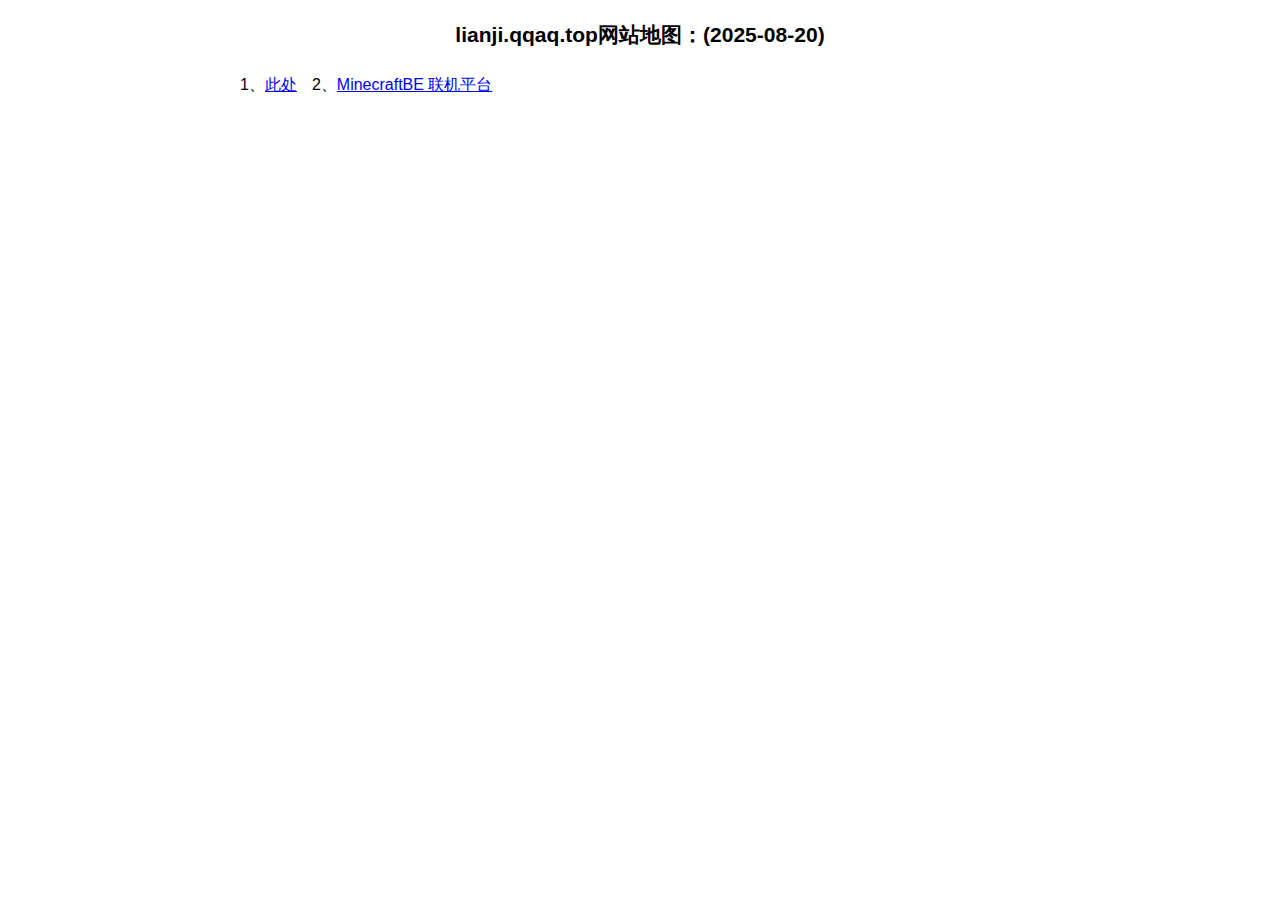
<file: sitemap.html>
<!DOCTYPE html>
<head>
<title>网站地图 - v3.0</title>
<meta http-equiv="Content-type" content="text/html;" charset="UTF-8" />
<style>
body{font-family: Arial, "微软雅黑";font-size: 13px;}
ul, li{margin:0px; padding:0px; list-style:none;}ul{width:800px;margin-left: auto;margin-right: auto;}.title{width:800px;font-size: 18px;}.lks{float: left;padding-right: 15px;line-height: 30px;font-size: 16px;}
</style>
</head><body align="center">
<ul><li class="title"><h3>lianji.qqaq.top网站地图：(2025-08-20)</h3></li>

<li class="lks">1、<a href="https://chat.qqaq.top/" title="此处" target="_blank">此处</a></li>

<li class="lks">2、<a href="https://lianji.qqaq.top" title="MinecraftBE 联机平台" target="_blank">MinecraftBE 联机平台</a></li>

</ul></body></html>
</file>
